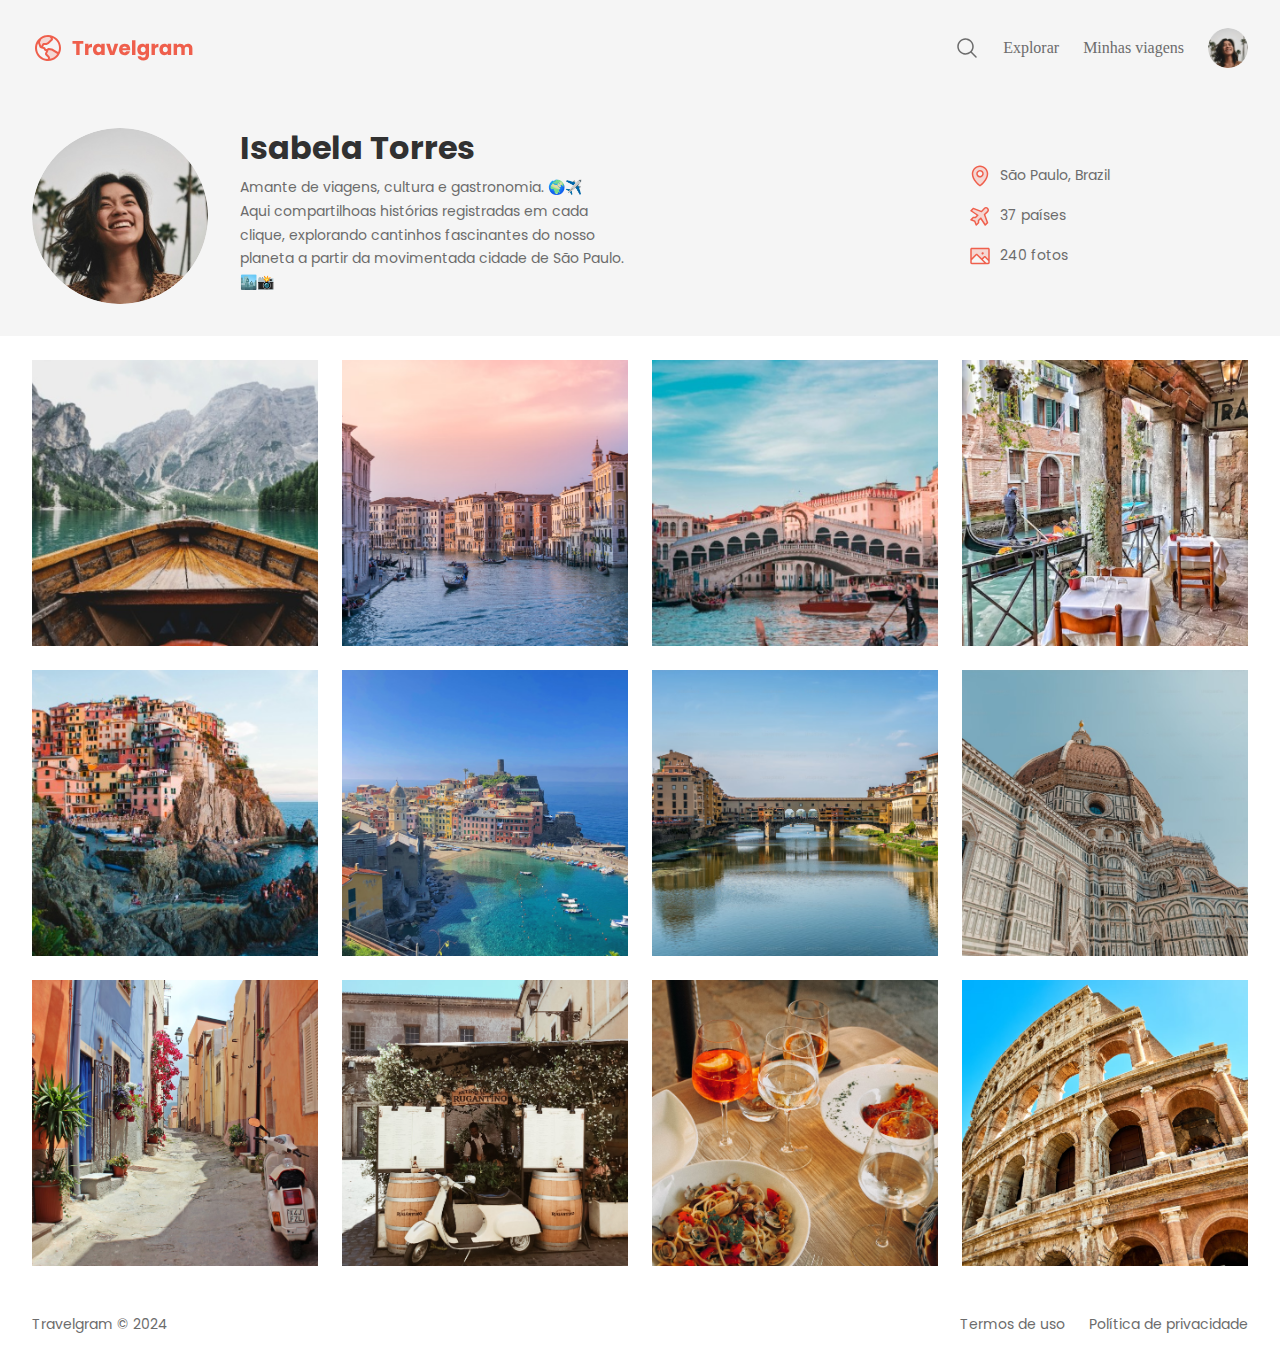
<file: projeto-travelgram/index.html>
<!DOCTYPE html>
<html lang="pt-br">
  <head>
    <link rel="preconnect" href="https://fonts.googleapis.com" />
    <link rel="preconnect" href="https://fonts.gstatic.com" crossorigin />

    <meta charset="UTF-8" />
    <meta http-equiv="X-UA-Compatible" content="IE=edge" />
    <meta name="viewport" content="width=device-width, initial-scale=1.0" />
    <title>Travelgram | Perfil de viagens</title>

    <link rel="stylesheet" href="styles/index.css" />

    <link
      href="https://fonts.googleapis.com/css2?family=Poppins:wght@400;700&display=swap"
      rel="stylesheet"
    />
  </head>
  <body>
    <div class="bg-surface-color">
      <nav class="container">
        <a href="#" id="logo">
          <img src="assets/Logo.svg" alt="Logomarca" />
        </a>

        <ul id="primary-menu">
          <li>
            <a href="#">
              <img src="assets/icons/MagnifyingGlass.svg" alt="ícone de lupa" />
            </a>
          </li>
          <li><a href="#">Explorar</a></li>
          <li><a href="#">Minhas viagens</a></li>
          <li>
            <a href="#">
              <img
                src="assets/Profile pic.png"
                alt="Imagem de Isabela Torres"
              />
            </a>
          </li>
        </ul>
      </nav>

      <header>
        <div class="container">
          <div id="profile">
            <img src="assets/Profile pic.png" alt="Imagem de Isabela Torres" />
            <div>
              <h1>Isabela Torres</h1>
              <p>
                Amante de viagens, cultura e gastronomia. 🌍✈️
                <br />
                Aqui compartilhoas histórias registradas em cada clique,
                explorando cantinhos fascinantes do nosso planeta a partir da
                movimentada cidade de São Paulo. 🏙️📸
              </p>
            </div>
          </div>

          <ul id="info">
            <li>
              <img src="assets/icons/MapPin.svg" alt="icone de mapa" />
              <span>São Paulo, Brazil</span>
            </li>

            <li>
              <img src="assets/icons/AirplaneTilt.svg" alt="icone de aviao" />
              <span>37 países</span>
            </li>

            <li>
              <img src="assets/icons/Image.svg" alt="icone de imagem" />
              <span>240 fotos</span>
            </li>
          </ul>
        </div>
      </header>
    </div>

    <main class="container">
      <img src="assets/images/Image 01.png" alt="">
      <img src="assets/images/Image 02.png" alt="">
      <img src="assets/images/Image 03.png" alt="">
      <img src="assets/images/Image 04.png" alt="">
      <img src="assets/images/Image 05.png" alt="">
      <img src="assets/images/Image 06.png" alt="">
      <img src="assets/images/Image 07.png" alt="">
      <img src="assets/images/Image 08.png" alt="">
      <img src="assets/images/Image 09.png" alt="">
      <img src="assets/images/Image 10.png" alt="">
      <img src="assets/images/Image 11.png" alt="">
      <img src="assets/images/Image 12.png" alt="">
    </main>

    <footer class="container">
      <span>
        Travelgram &copy; 2024
      </span>

      <span>
        Termos de uso
      </span>

      <span>
        Política de privacidade
      </span>
    </footer>
  </body>
</html>
</file>
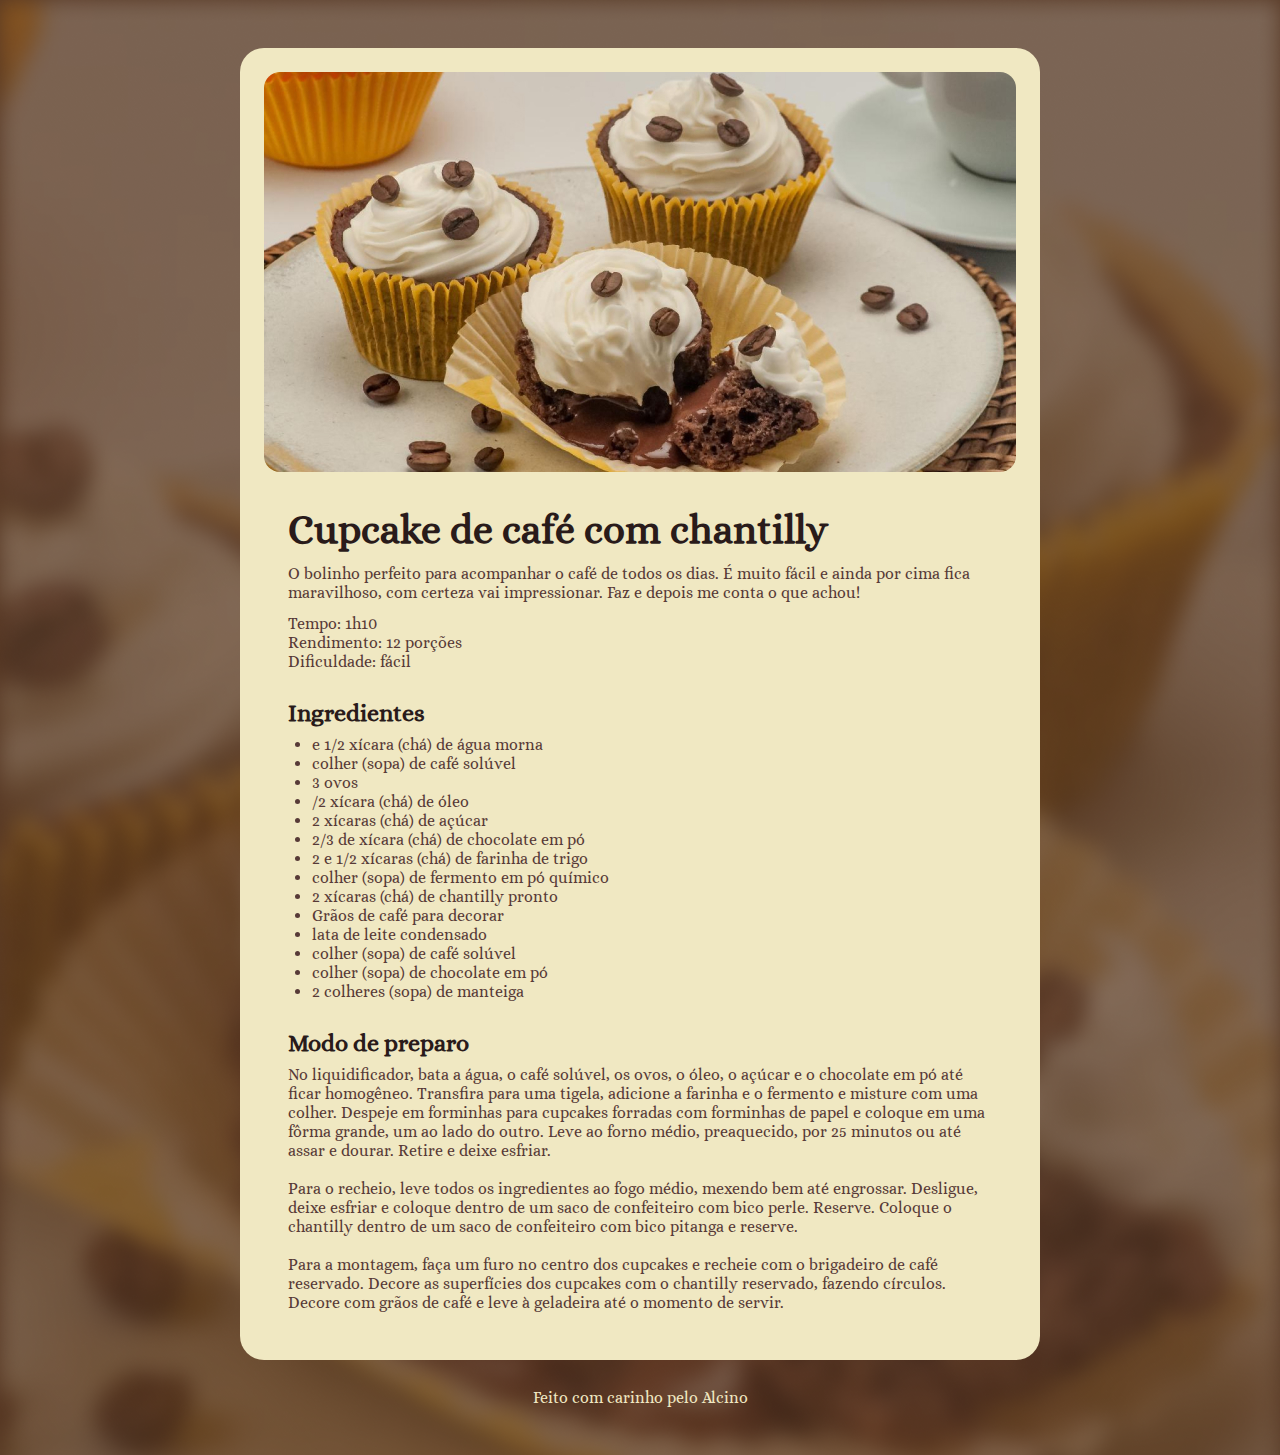
<file: projetoreceita/index.html>
<!DOCTYPE html>
<html lang="pt-br">
  <head>
    <link rel="preconnect" href="https://fonts.googleapis.com" />
    <link rel="preconnect" href="https://fonts.gstatic.com" crossorigin />

    <meta charset="UTF-8" />
    <meta http-equiv="X-UA-Compatible" content="IE=edge" />
    <meta name="viewport" content="width=device-width, initial-scale=1.0" />
    <title>Página de receita</title>

    <link rel="stylesheet" href="style.css" />
    <link
      href="https://fonts.googleapis.com/css2?family=Alice&display=swap"
      rel="stylesheet"
    />
  </head>
  <body>
    <div id="page">
      <img
        src="assets/main-image.jpg"
        alt="Imagem de um cupcake com graos de cafe e chantilly"
      />

      <main>
        <section id="about">
          <h1>Cupcake de café com chantilly</h1>
          <p>
            O bolinho perfeito para acompanhar o café de todos os dias. É muito
            fácil e ainda por cima fica maravilhoso, com certeza vai
            impressionar. Faz e depois me conta o que achou!
          </p>
          <p>
            Tempo: 1h10 <br />
            Rendimento: 12 porções <br />
            Dificuldade: fácil
          </p>
        </section>
        <section id="ingredients">
          <h2>Ingredientes</h2>
          <ul>
            <li>e 1/2 xícara (chá) de água morna</li>
            <li>colher (sopa) de café solúvel</li>
            <li>3 ovos</li>
            <li>/2 xícara (chá) de óleo</li>
            <li>2 xícaras (chá) de açúcar</li>
            <li>2/3 de xícara (chá) de chocolate em pó</li>
            <li>2 e 1/2 xícaras (chá) de farinha de trigo</li>
            <li>colher (sopa) de fermento em pó químico</li>
            <li>2 xícaras (chá) de chantilly pronto</li>
            <li>Grãos de café para decorar</li>
            <li>lata de leite condensado</li>
            <li>colher (sopa) de café solúvel</li>
            <li>colher (sopa) de chocolate em pó</li>
            <li>2 colheres (sopa) de manteiga</li>
          </ul>
        </section>
        <section id="preparation">
          <h2>Modo de preparo</h2>
          <p>
            No liquidificador, bata a água, o café solúvel, os ovos, o óleo, o
            açúcar e o chocolate em pó até ficar homogêneo. Transfira para uma
            tigela, adicione a farinha e o fermento e misture com uma colher.
            Despeje em forminhas para cupcakes forradas com forminhas de papel e
            coloque em uma fôrma grande, um ao lado do outro. Leve ao forno
            médio, preaquecido, por 25 minutos ou até assar e dourar. Retire e
            deixe esfriar.
            <br /><br />
            Para o recheio, leve todos os ingredientes ao fogo médio, mexendo
            bem até engrossar. Desligue, deixe esfriar e coloque dentro de um
            saco de confeiteiro com bico perle. Reserve. Coloque o chantilly
            dentro de um saco de confeiteiro com bico pitanga e reserve.
            <br /><br />
            Para a montagem, faça um furo no centro dos cupcakes e recheie com o
            brigadeiro de café reservado. Decore as superfícies dos cupcakes com
            o chantilly reservado, fazendo círculos. Decore com grãos de café e
            leve à geladeira até o momento de servir.
          </p>
        </section>
      </main>
    </div>

    <footer>Feito com carinho pelo Alcino</footer>
  </body>
</html>
</file>
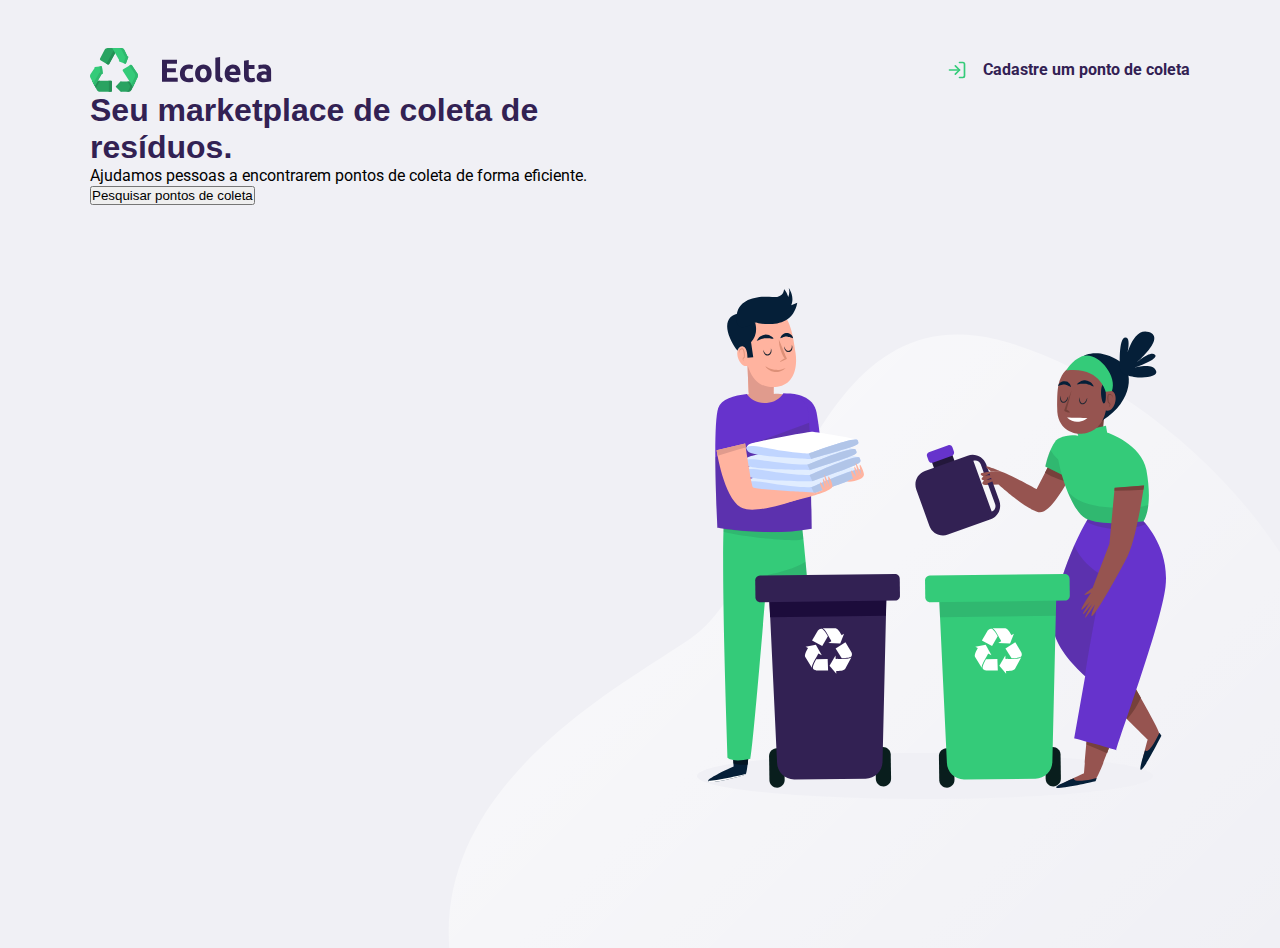
<file: nlw/nlw01-discovery/index.html>
<!DOCTYPE html>
<html lang="pt-br">
  <head>
    <link rel="preconnect" href="https://fonts.googleapis.com" />
    <link rel="preconnect" href="https://fonts.gstatic.com" crossorigin />

    <meta charset="UTF-8" />
    <meta http-equiv="X-UA-Compatible" content="IE=edge" />
    <meta name="viewport" content="width=device-width, initial-scale=1.0" />
    <title>Ecoleta</title>

    <link rel="stylesheet" href="styles/main.css" />
    <link
      href="https://fonts.googleapis.com/css2?family=Roboto&Ubuntu:wght@300;400;700&display=swap"
      rel="stylesheet"
    />
  </head>
  <body>
    <div id="page-home">
      <div class="content">
        <header>
          <img src="assets/logo.svg" alt="logomarca">

          <a href="#">
            <span></span>
            Cadastre um ponto de coleta</a>
        </header>

        <main>
          <h1>Seu marketplace de coleta de resíduos.</h1>
        <p>
          Ajudamos pessoas a encontrarem pontos de coleta de forma eficiente.
        </p>

        <button>Pesquisar pontos de coleta</button>
        </main>

        
      </div>
    </div>
  </body>
</html>
</file>
<file: projeto-travelgram/styles/index.css>
@import url(global.css);
@import url(nav.css);
@import url(header.css);
@import url(main.css);
@import url(footer.css);
</file>
<file: projetoreceita/style.css>
*{
  margin: 0;
  padding: 0;
}

:root{
  font-family: "Alice", serif;
  color: #573a37;
}

body{
  background-image: url(assets/bg.png);
  background-size: cover;
}

#page{
  width: 800px;
  padding: 24px;
  box-sizing: border-box;
  background-color: #f0e8c2;
  border-radius: 24px;
  margin: 48px auto 28px;
}

img{
  border-radius: 16px;
}

main{
  padding: 24px;
}

section + section{
  margin-top: 24px;
}

#about p + p{
  margin-top: 12px;
}

h1{
  line-height: 140%;
  font-size: 40px;
  margin-bottom: 4px;
}

h2{
  font-size: 24px;
}

h1, h2{
  color: #291b1a;
  margin-bottom: 4px;
  line-height: 150%;
}

ul{
  padding-left: 24px;
}

footer{
  color: #f0e8c2;
  text-align: center;
  padding-bottom: 48px;
}
</file>
<file: nlw/nlw01-discovery/styles/main.css>
*{
  margin: 0;
  padding: 0;
}

:root{
  --title-color: #322153;
}

html {
  font-family: "Roboto", sans-serif;
}

body{
  background: #f0f0f5;
}

a{
  text-decoration: none;
}

h1, h2, h3, h4, h5, h6{
  font-family: "Ubuntu", sans-serif;
  color: var(--title-color);
}

#page-home{
  height: 100vh;
  background: url(../assets/home-background.svg) no-repeat;
  background-position: 35vw bottom;
}

#page-home .content {
  width: 90%;
  max-width: 1100px;
  margin: 0 auto;
}

#page-home header {
  margin-top: 48px;

  display: flex;
  align-items: center;
  justify-content: space-between;
}

#page-home header a{
  display: flex;

  color: var(--title-color);
  font-weight: 700;
  
}

#page-home header a span{
  display: flex;
  margin-right: 16px;
  background-image: url(../assets/log-in.svg);
  width: 20px;
  height: 20px;
}

#page-home main{
  max-width: 560px;
}
</file>
